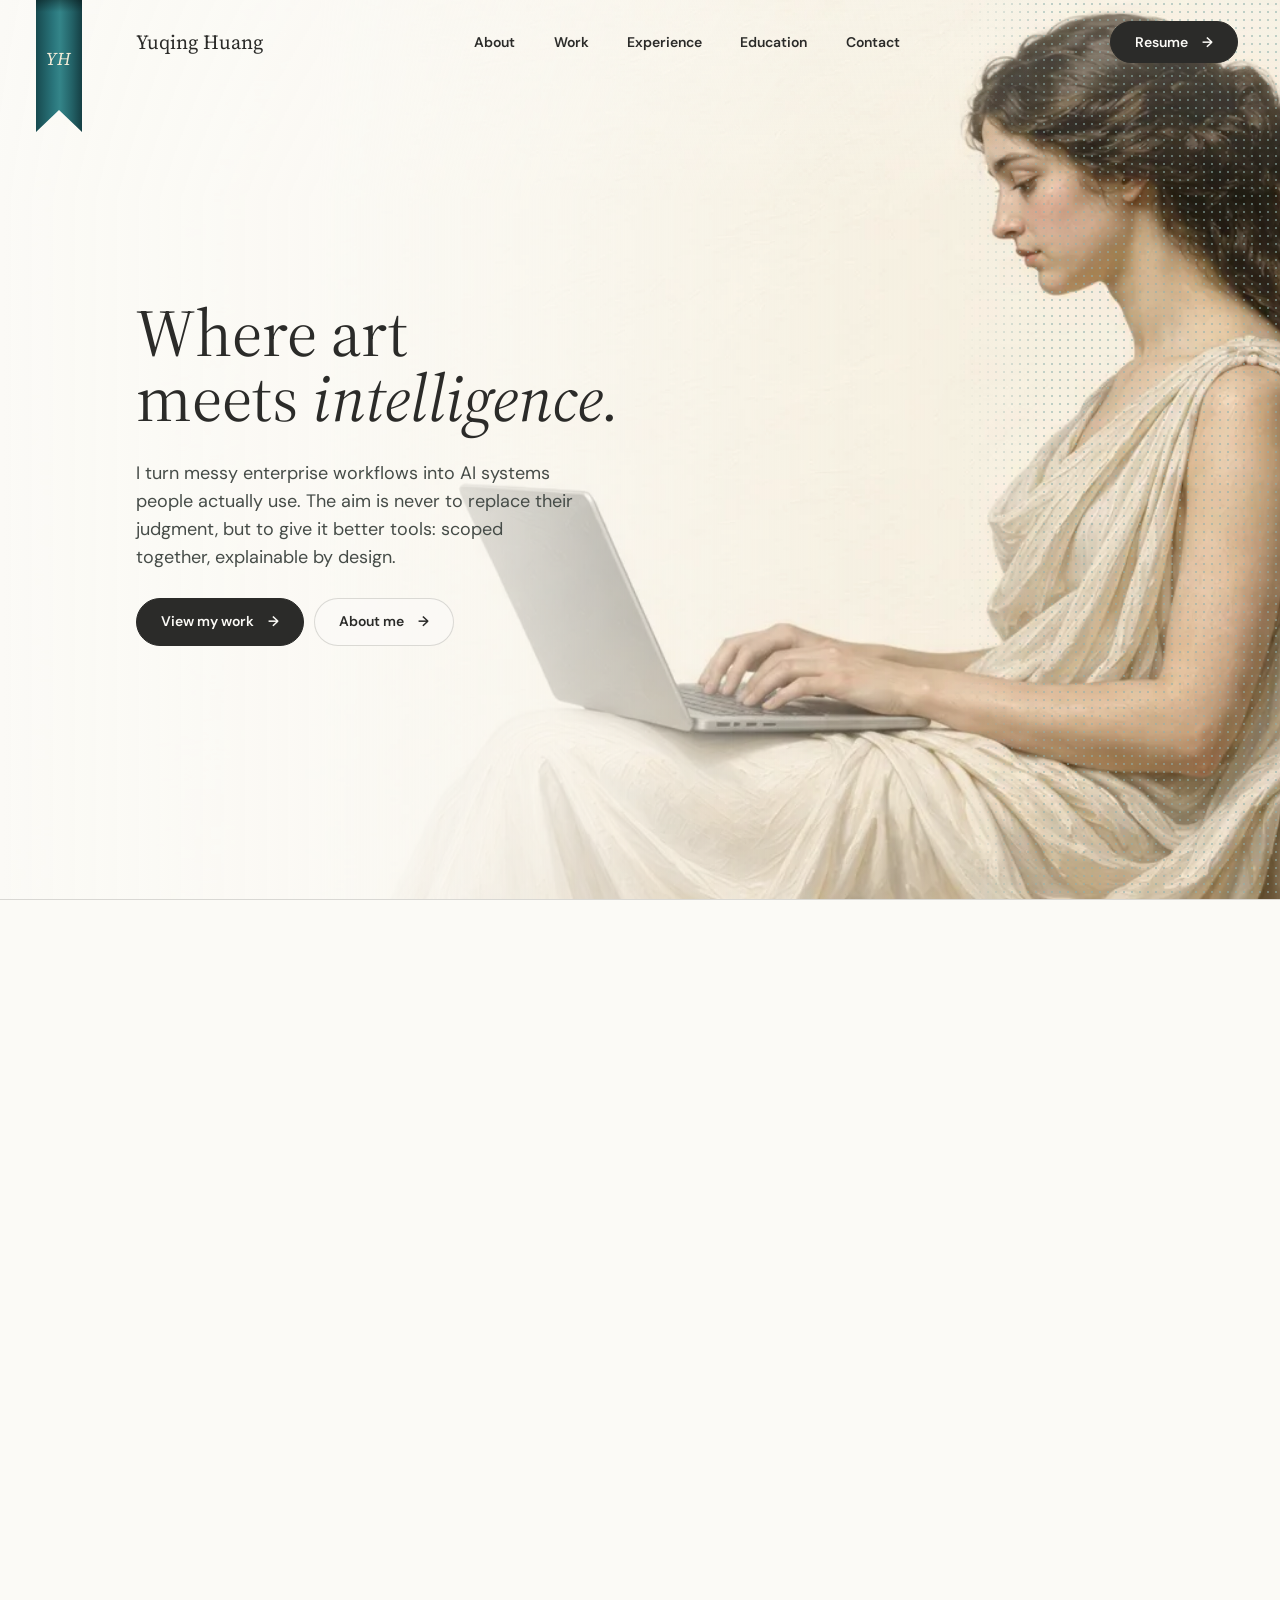
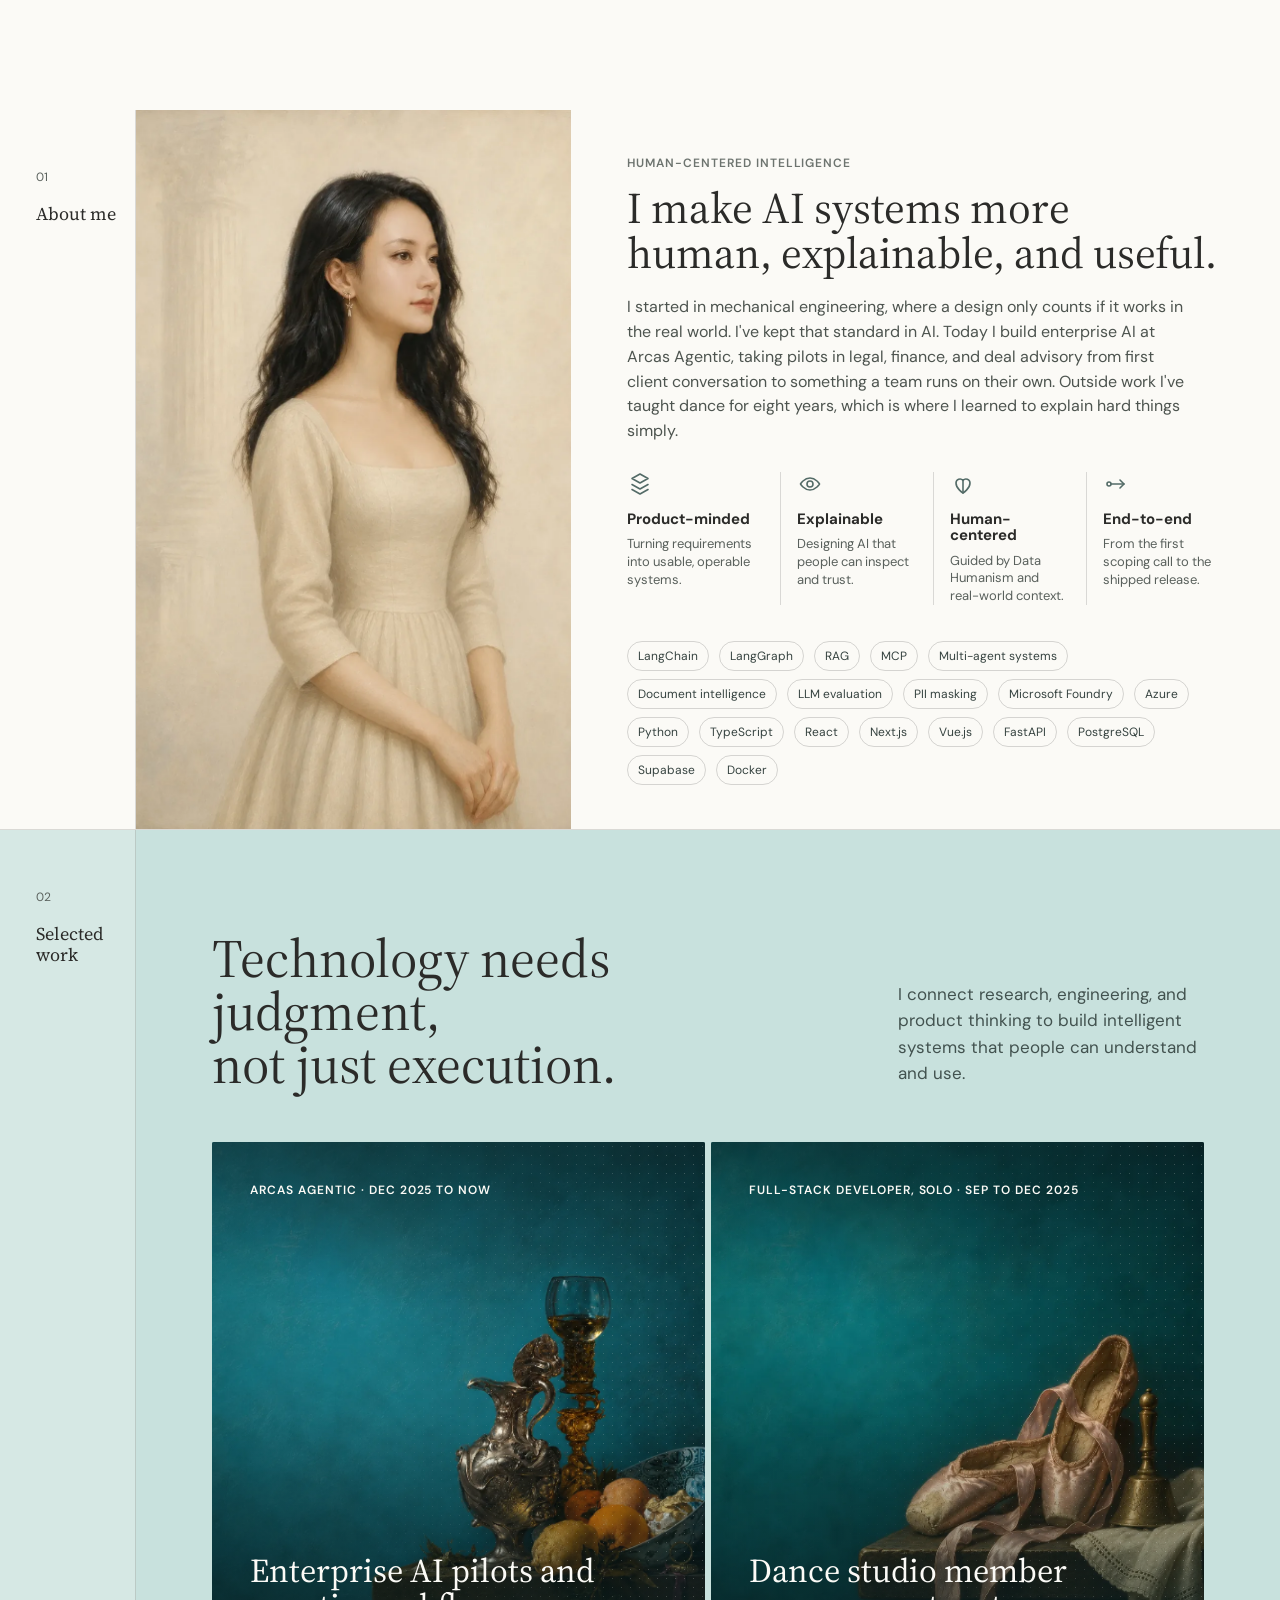
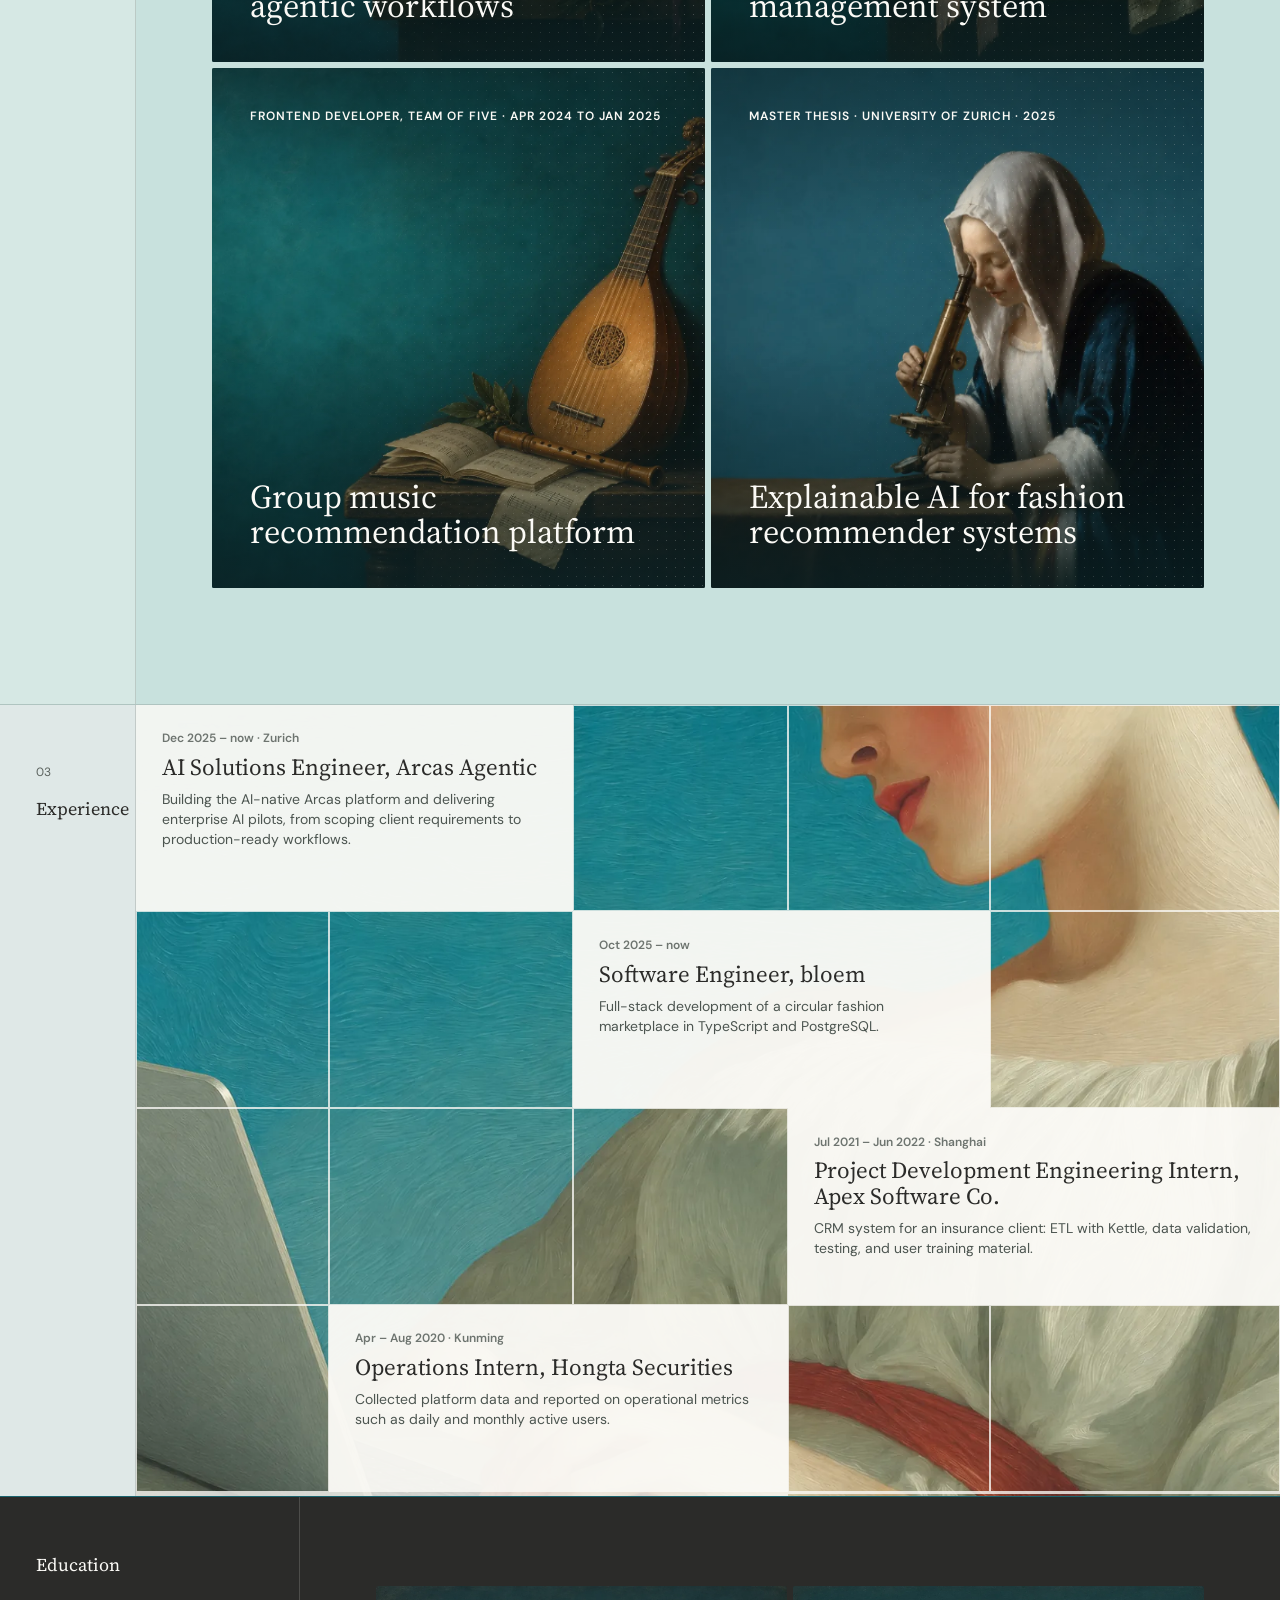
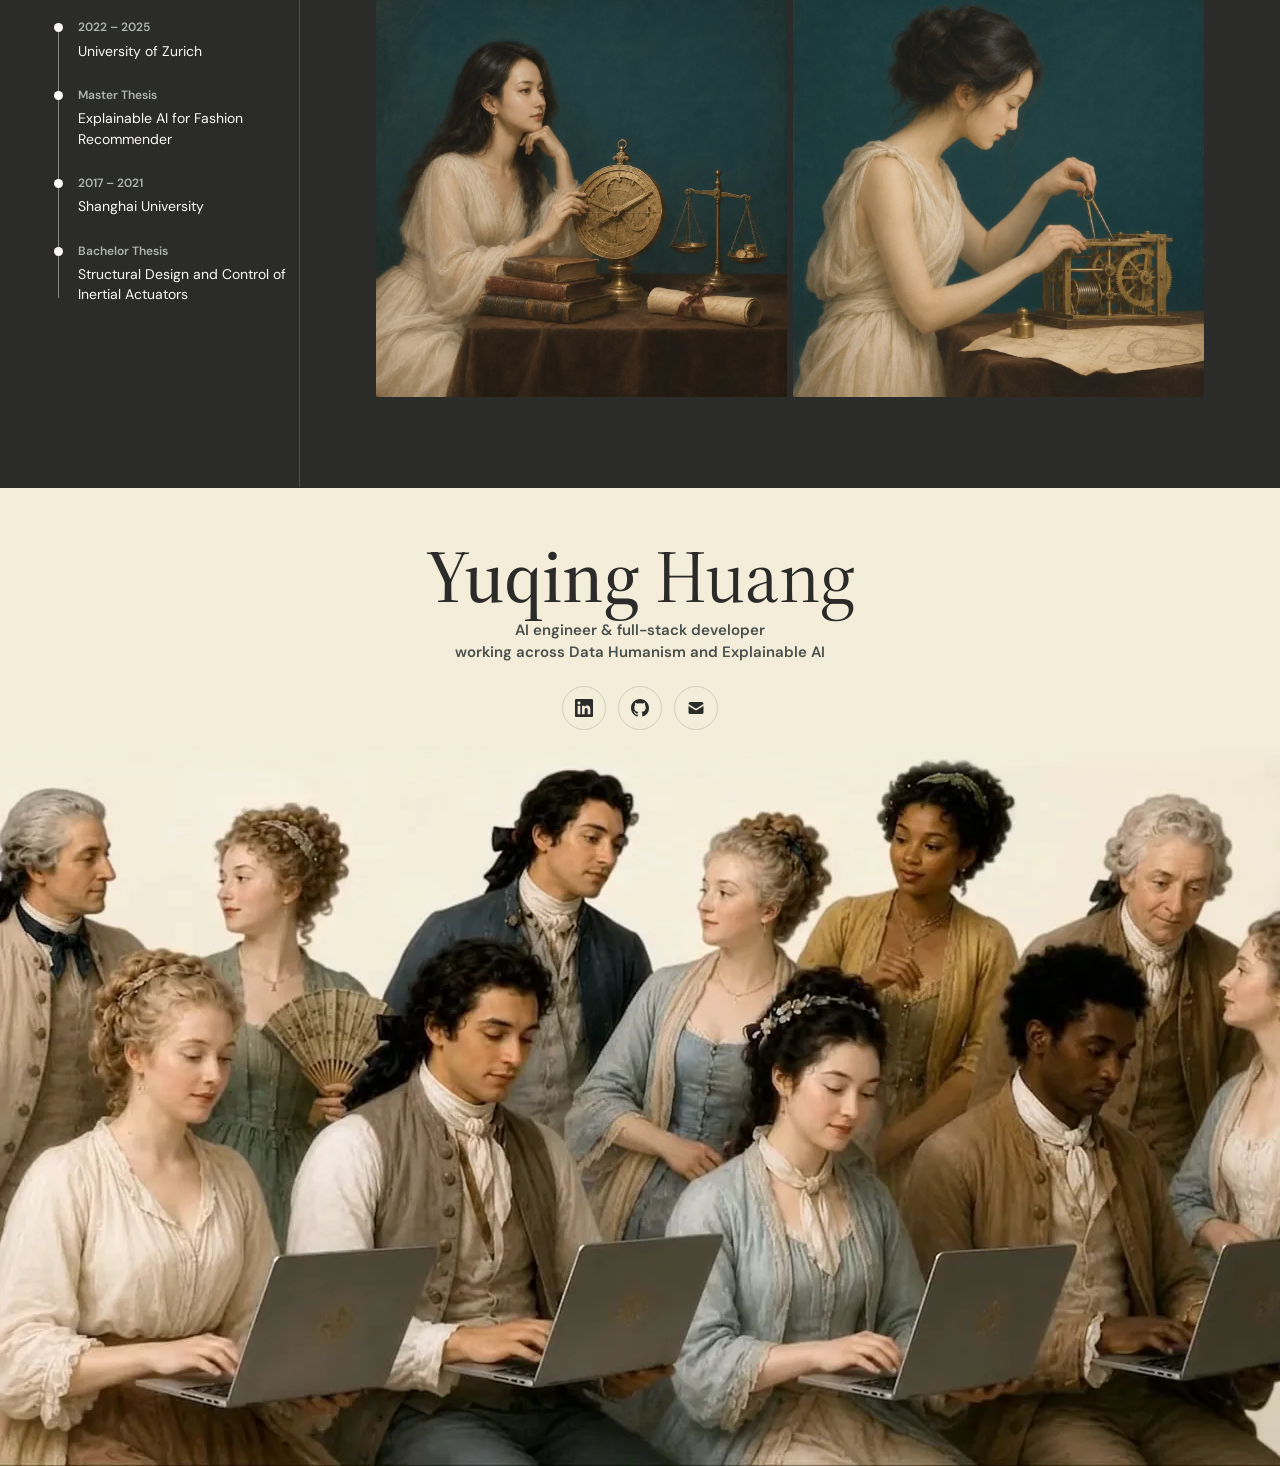
<file: index.html>
<!doctype html>
<html lang="en">
  <head>
    <meta charset="UTF-8" />
    <meta name="viewport" content="width=device-width, initial-scale=1.0" />
    <title>Yuqing Huang</title>
    <meta
      name="description"
      content="Yuqing Huang is an AI solutions engineer and full-stack developer in Zurich, working across Data Humanism and Explainable AI."
    />
    <link rel="preconnect" href="https://fonts.googleapis.com" />
    <link rel="preconnect" href="https://fonts.gstatic.com" crossorigin />
    <link
      href="https://fonts.googleapis.com/css2?family=DM+Sans:wght@400;500;600;700&family=Source+Serif+4:ital,opsz,wght@0,8..60,400;0,8..60,500;1,8..60,400&display=swap"
      rel="stylesheet"
    />
    <link rel="icon" type="image/png" href="./icon.png" />
    <link rel="apple-touch-icon" href="./icon.png" />
    <link rel="preload" as="image" href="./assets/hero-poster.webp" />
    <link rel="stylesheet" href="./styles.css" />
  </head>
  <body>
    <div class="grain" aria-hidden="true"></div>
    <a class="ribbon" href="#" aria-label="Back to top">YH</a>

    <header class="site-header">
      <a class="wordmark" href="#">Yuqing Huang</a>
      <nav id="site-nav" aria-label="Primary navigation">
        <a href="#about">About</a>
        <a href="#work">Work</a>
        <a href="#experience">Experience</a>
        <a href="#education">Education</a>
        <a href="#contact">Contact</a>
      </nav>
      <a class="pill pill-dark" href="./assets/Yuqing_Huang_Resume.pdf" target="_blank" rel="noopener">Resume <span aria-hidden="true">→</span></a>
      <button class="menu-toggle" type="button" aria-label="Menu" aria-expanded="false" aria-controls="site-nav"><span></span></button>
    </header>

    <main>
      <div class="hero-pin">
      <section class="hero page-section page-section--hero section-bleed" aria-labelledby="hero-title">
        <div class="hero-copy">
          <h1 id="hero-title">
            Where art<br />meets <em>intelligence.</em>
          </h1>
          <p>
            I turn messy enterprise workflows into AI systems people actually
            use. The aim is never to replace their judgment, but to give it
            better tools: scoped together, explainable by design.
          </p>
          <div class="button-row">
            <a class="pill pill-dark" href="#work">View my work <span aria-hidden="true">→</span></a>
            <a class="pill pill-light" href="#about">About me <span aria-hidden="true">→</span></a>
          </div>
        </div>
        <div class="hero-art" aria-hidden="true">
          <video
            src="./assets/hero-typing.mp4"
            poster="./assets/hero-poster.webp"
            muted
            loop
            autoplay
            preload="auto"
            playsinline
          ></video>
          <canvas width="1280" height="720"></canvas>
        </div>
        <div class="dot-field hero-dots" aria-hidden="true"></div>
      </section>
      </div>

      <section class="about page-section page-section--tall split-section" id="about" aria-labelledby="about-title">
        <aside class="section-label">
          <span>01</span>
          <strong>About me</strong>
        </aside>
        <div class="about-art reveal">
          <img src="./assets/about-portrait-upload.webp" width="1086" height="1448" loading="lazy" decoding="async" alt="Portrait of Yuqing in a classical style" />
        </div>
        <div class="about-copy reveal">
          <p class="eyebrow">Human-centered intelligence</p>
          <h2 id="about-title">
            I make AI systems more human, explainable, and useful.
          </h2>
          <p>
            I started in mechanical engineering, where a design only counts
            if it works in the real world. I've kept that standard in AI.
            Today I build enterprise AI at Arcas Agentic, taking pilots in
            legal, finance, and deal advisory from first client conversation
            to something a team runs on their own. Outside work I've taught
            dance for eight years, which is where I learned to explain hard
            things simply.
          </p>
          <div class="values">
            <article>
              <span class="value-icon" aria-hidden="true">
                <svg viewBox="0 0 24 24">
                  <path pathLength="1" d="M4 6.5 12 2l8 4.5-8 4.5L4 6.5Z" />
                  <path pathLength="1" d="M4 12.5 12 17l8-4.5" />
                  <path pathLength="1" d="M4 17.5 12 22l8-4.5" />
                </svg>
              </span>
              <h3>Product-minded</h3>
              <p>Turning requirements into usable, operable systems.</p>
            </article>
            <article>
              <span class="value-icon" aria-hidden="true">
                <svg viewBox="0 0 24 24">
                  <path pathLength="1" d="M2.5 12s3.5-6 9.5-6 9.5 6 9.5 6-3.5 6-9.5 6-9.5-6-9.5-6Z" />
                  <path pathLength="1" d="M12 9a3 3 0 1 1 0 6 3 3 0 0 1 0-6Z" />
                </svg>
              </span>
              <h3>Explainable</h3>
              <p>Designing AI that people can inspect and trust.</p>
            </article>
            <article>
              <span class="value-icon" aria-hidden="true">
                <svg viewBox="0 0 24 24">
                  <path pathLength="1" d="M12 21s-7-4.2-7-10a4 4 0 0 1 7-2.6A4 4 0 0 1 19 11c0 5.8-7 10-7 10Z" />
                  <path pathLength="1" d="M12 8.4V21" />
                </svg>
              </span>
              <h3>Human-centered</h3>
              <p>Guided by Data Humanism and real-world context.</p>
            </article>
            <article>
              <span class="value-icon" aria-hidden="true">
                <svg viewBox="0 0 24 24">
                  <path pathLength="1" d="M3 12a2 2 0 1 0 4 0 2 2 0 1 0-4 0Z" />
                  <path pathLength="1" d="M7 12h13" />
                  <path pathLength="1" d="m16 8 4 4-4 4" />
                </svg>
              </span>
              <h3>End-to-end</h3>
              <p>From the first scoping call to the shipped release.</p>
            </article>
          </div>
          <ul class="skills" aria-label="Skills">
            <li>LangChain</li>
            <li>LangGraph</li>
            <li>RAG</li>
            <li>MCP</li>
            <li>Multi-agent systems</li>
            <li>Document intelligence</li>
            <li>LLM evaluation</li>
            <li>PII masking</li>
            <li>Microsoft Foundry</li>
            <li>Azure</li>
            <li>Python</li>
            <li>TypeScript</li>
            <li>React</li>
            <li>Next.js</li>
            <li>Vue.js</li>
            <li>FastAPI</li>
            <li>PostgreSQL</li>
            <li>Supabase</li>
            <li>Docker</li>
          </ul>
        </div>
      </section>

      <section class="services page-section page-section--feature split-section" id="work" aria-labelledby="services-title">
        <aside class="section-label">
          <span>02</span>
          <strong>Selected work</strong>
        </aside>
        <div class="service-content">
          <div class="service-intro reveal">
            <h2 id="services-title">Technology needs judgment,<br />not just execution.</h2>
            <p>
              I connect research, engineering, and product thinking to build
              intelligent systems that people can understand and use.
            </p>
          </div>
          <div class="service-grid">
          <article class="service-card service-image-card reveal" tabindex="0">
            <img src="./assets/service-projects-upload.webp" width="1448" height="1086" loading="lazy" decoding="async" alt="" />
            <div>
              <p class="eyebrow">Arcas Agentic · Dec 2025 to now</p>
              <h3>Enterprise AI pilots and agentic workflows</h3>
              <p>End-to-end AI pilots across legal, finance, and deal advisory: document intelligence pipelines, RAG-based agents, and LLM extraction for contracts, IMs, and valuation materials.</p>
            </div>
          </article>
          <article class="service-card service-image-card reveal" tabindex="0">
            <img src="./assets/service-dance.webp" width="1448" height="1086" loading="lazy" decoding="async" alt="" />
            <div>
              <p class="eyebrow">Full-stack developer, solo · Sep to Dec 2025</p>
              <h3>Dance studio member management system</h3>
              <p>A web app replacing manual studio admin: QR code check-in with real-time capacity tracking, automated subscription deductions, and a self-service member portal. 19 releases shipped on Vercel with Next.js and Supabase.</p>
            </div>
          </article>
          <article class="service-card service-image-card reveal" tabindex="0">
            <img src="./assets/service-music.webp" width="1448" height="1086" loading="lazy" decoding="async" alt="" />
            <div>
              <p class="eyebrow">Frontend developer, team of five · Apr 2024 to Jan 2025</p>
              <h3>Group music recommendation platform</h3>
              <p>A collaborative music player with Spotify integration, group song voting, and explainable real-time recommendations. Processed 1M+ song audio features, trained a LightFM model, and built the Vue interface from Figma designs.</p>
            </div>
          </article>
          <article class="service-card service-image-card reveal" tabindex="0">
            <img src="./assets/service-consulting-upload.webp" width="1448" height="1086" loading="lazy" decoding="async" alt="" />
            <div>
              <p class="eyebrow">Master thesis · University of Zurich · 2025</p>
              <h3>Explainable AI for fashion recommender systems</h3>
              <p>A fashion recommender that explains itself, integrating graph neural networks, interactive visualization, and Data Humanism philosophy.</p>
            </div>
          </article>
          </div>
        </div>
      </section>

      <section class="process page-section page-section--feature" id="experience" aria-label="Experience">
        <aside class="section-label process-label">
          <span>03</span>
          <strong>Experience</strong>
        </aside>
        <div class="process-grid">
          <span class="grid-cell" aria-hidden="true"></span>
          <span class="grid-cell" aria-hidden="true"></span>
          <span class="grid-cell" aria-hidden="true"></span>
          <span class="grid-cell" aria-hidden="true"></span>
          <span class="grid-cell" aria-hidden="true"></span>
          <span class="grid-cell" aria-hidden="true"></span>
          <span class="grid-cell" aria-hidden="true"></span>
          <span class="grid-cell" aria-hidden="true"></span>
          <span class="grid-cell" aria-hidden="true"></span>
          <span class="grid-cell" aria-hidden="true"></span>
          <span class="grid-cell" aria-hidden="true"></span>
          <span class="grid-cell" aria-hidden="true"></span>
          <span class="grid-cell" aria-hidden="true"></span>
          <span class="grid-cell" aria-hidden="true"></span>
          <span class="grid-cell" aria-hidden="true"></span>
          <span class="grid-cell" aria-hidden="true"></span>
          <span class="grid-cell" aria-hidden="true"></span>
          <span class="grid-cell" aria-hidden="true"></span>
          <span class="grid-cell" aria-hidden="true"></span>
          <span class="grid-cell" aria-hidden="true"></span>
          <article class="tile tile-a reveal" tabindex="0">
            <p class="meta">Dec 2025 – now · Zurich</p>
            <h2>AI Solutions Engineer, Arcas Agentic</h2>
            <p>Building the AI-native Arcas platform and delivering enterprise AI pilots, from scoping client requirements to production-ready workflows.</p>
          </article>
          <article class="tile tile-b reveal" tabindex="0">
            <p class="meta">Oct 2025 – now</p>
            <h2>Software Engineer, bloem</h2>
            <p>Full-stack development of a circular fashion marketplace in TypeScript and PostgreSQL.</p>
          </article>
          <article class="tile tile-c reveal" tabindex="0">
            <p class="meta">Jul 2021 – Jun 2022 · Shanghai</p>
            <h2>Project Development Engineering Intern, Apex Software Co.</h2>
            <p>CRM system for an insurance client: ETL with Kettle, data validation, testing, and user training material.</p>
          </article>
          <article class="tile tile-d reveal" tabindex="0">
            <p class="meta">Apr – Aug 2020 · Kunming</p>
            <h2>Operations Intern, Hongta Securities</h2>
            <p>Collected platform data and reported on operational metrics such as daily and monthly active users.</p>
          </article>
        </div>
      </section>

      <section class="selected education page-section page-section--tall split-section" id="education" aria-labelledby="work-title">
        <aside class="section-label">
          <strong id="work-title">Education</strong>
          <ol class="timeline reveal">
            <li><b>2022 – 2025</b>University of Zurich</li>
            <li><b>Master Thesis</b>Explainable AI for Fashion Recommender</li>
            <li><b>2017 – 2021</b>Shanghai University</li>
            <li><b>Bachelor Thesis</b>Structural Design and Control of Inertial Actuators</li>
          </ol>
        </aside>
        <div class="work-grid">
          <article class="work-card reveal" tabindex="0">
            <img src="./assets/education-master.webp" width="1254" height="1254" loading="lazy" decoding="async" alt="Yuqing beside a brass astrolabe, books and a balance scale" />
            <div>
              <p class="meta">University of Zurich</p>
              <h2>Master of Science<br /><em>in Computer Science</em></h2>
              <p>Major in Data Science · Minor in Banking and Finance</p>
              <p class="meta">2022 – 2025</p>
            </div>
          </article>
          <article class="work-card reveal" tabindex="0">
            <img src="./assets/education-bachelor.webp" width="1254" height="1254" loading="lazy" decoding="async" alt="Yuqing adjusting a brass clockwork mechanism with dividers" />
            <div>
              <p class="meta">Shanghai University</p>
              <h2>Bachelor of Engineering<br /><em>in Mechanical Engineering</em></h2>
              <p>Mechanical systems · Structural design · Control</p>
              <p class="meta">2017 – 2021</p>
            </div>
          </article>
        </div>
      </section>

    </main>

    <footer class="footer" id="contact">
      <div class="footer-center">
        <h2><span>Yuqing</span> Huang</h2>
        <p>AI engineer & full-stack developer<br />working across Data Humanism and Explainable AI</p>
        <div class="footer-socials" aria-label="Social links">
          <a href="https://www.linkedin.com/in/yuqing-huang-8309a61a2" target="_blank" rel="noopener" aria-label="LinkedIn"><svg viewBox="0 0 24 24" aria-hidden="true"><path d="M20.447 20.452h-3.554v-5.569c0-1.328-.027-3.037-1.852-3.037-1.853 0-2.136 1.445-2.136 2.939v5.667H9.351V9h3.414v1.561h.046c.477-.9 1.637-1.85 3.37-1.85 3.601 0 4.267 2.37 4.267 5.455v6.286zM5.337 7.433c-1.144 0-2.063-.926-2.063-2.065 0-1.138.92-2.063 2.063-2.063 1.14 0 2.064.925 2.064 2.063 0 1.139-.925 2.065-2.064 2.065zm1.782 13.019H3.555V9h3.564v11.452zM22.225 0H1.771C.792 0 0 .774 0 1.729v20.542C0 23.227.792 24 1.771 24h20.451C23.2 24 24 23.227 24 22.271V1.729C24 .774 23.2 0 22.222 0h.003z"/></svg></a>
          <a href="https://github.com/DarleneQing" target="_blank" rel="noopener" aria-label="GitHub"><svg viewBox="0 0 24 24" aria-hidden="true"><path d="M12 0C5.37 0 0 5.37 0 12c0 5.31 3.435 9.795 8.205 11.385.6.105.825-.255.825-.57 0-.285-.015-1.23-.015-2.235-3.015.555-3.795-.735-4.035-1.41-.135-.345-.72-1.41-1.23-1.695-.42-.225-1.02-.78-.015-.795.945-.015 1.62.87 1.845 1.23 1.08 1.815 2.805 1.305 3.495.99.105-.78.42-1.305.765-1.605-2.67-.3-5.46-1.335-5.46-5.925 0-1.305.465-2.385 1.23-3.225-.12-.3-.54-1.53.12-3.18 0 0 1.005-.315 3.3 1.23.96-.27 1.98-.405 3-.405s2.04.135 3 .405c2.295-1.56 3.3-1.23 3.3-1.23.66 1.65.24 2.88.12 3.18.765.84 1.23 1.905 1.23 3.225 0 4.605-2.805 5.625-5.475 5.925.435.375.81 1.095.81 2.22 0 1.605-.015 2.895-.015 3.3 0 .315.225.69.825.57A12.02 12.02 0 0024 12c0-6.63-5.37-12-12-12z"/></svg></a>
          <a href="mailto:yuqing.h99@icloud.com" aria-label="Email"><svg viewBox="0 0 24 24" aria-hidden="true"><path d="M2 6.5A2.5 2.5 0 0 1 4.5 4h15A2.5 2.5 0 0 1 22 6.500v.3l-10 6.2L2 6.800zM2 9.200v8.300A2.5 2.5 0 0 0 4.5 20h15a2.5 2.5 0 0 0 2.5-2.5V9.200l-10 6.100z"/></svg></a>
        </div>
      </div>
      <video class="footer-people" src="./assets/footer-loop.mp4" poster="./assets/footer-poster.webp" width="1280" height="720" muted loop playsinline preload="none" aria-label="A group of people in 18th-century dress working on laptops"></video>
    </footer>

    <script src="./script.js"></script>
  </body>
</html>
</file>
<file: styles.css>
:root {
  --paper: #fbfaf6;
  --paper-warm: #f1eee5;
  --paper-soft: #f7f4ec;
  --ink: #2b2b29;
  --muted: #5b625e;
  --seafoam: #c8e1dd;
  --seafoam-deep: #a7c7c4;
  --teal: #176f7d;
  --line: rgba(43, 43, 41, 0.16);
  --line-light: rgba(251, 250, 246, 0.78);
  --rail: 136px;
  --gutter: clamp(32px, 6vw, 76px);
  --ease-out: cubic-bezier(0.16, 1, 0.3, 1);
  --display: "Source Serif 4", Georgia, "Times New Roman", serif;
  --sans: "DM Sans", "Helvetica Neue", Arial, sans-serif;
}

* {
  box-sizing: border-box;
}

html {
  scroll-behavior: smooth;
}

body {
  margin: 0;
  overflow-x: hidden;
  background: var(--paper);
  color: var(--ink);
  font-family: var(--sans);
  font-size: 16px;
  line-height: 1.5;
}

img,
video {
  display: block;
  max-width: 100%;
}

button,
a {
  color: inherit;
}

a {
  text-decoration: none;
}

.grain {
  position: fixed;
  inset: 0;
  z-index: 60;
  pointer-events: none;
  opacity: 0.1;
  background-image: radial-gradient(rgba(43, 43, 41, 0.24) 0.45px, transparent 0.55px);
  background-size: 4px 4px;
  mix-blend-mode: multiply;
}

/* Silk ribbon: a vertical sheen for the fabric, a short shadow at the top where it
   folds over the page edge, and a swallowtail end. */
.ribbon {
  position: fixed;
  /* Starts above the viewport so the hover drop never shows a gap. */
  top: -6px;
  left: 36px;
  z-index: 50;
  width: 46px;
  height: 138px;
  display: grid;
  place-items: start center;
  padding-top: 56px;
  color: #f4ecd8;
  font-family: var(--display);
  font-size: 18px;
  font-style: italic;
  letter-spacing: 0.04em;
  line-height: 1;
  background:
    linear-gradient(180deg, rgba(0, 0, 0, 0.36) 6px, transparent 18px),
    linear-gradient(90deg, #174a4f 0%, #2a767c 38%, #348589 52%, #236267 78%, #153f44 100%);
  clip-path: polygon(0 0, 100% 0, 100% 100%, 50% 84%, 0 100%);
  transition: transform 320ms var(--ease-out);
}

.ribbon:hover,
.ribbon:focus-visible {
  transform: translateY(4px);
}

.ribbon.is-hidden {
  transform: translateY(-100%);
}

.site-header {
  position: fixed;
  inset: 0 0 auto;
  z-index: 40;
  min-height: 84px;
  display: grid;
  grid-template-columns: minmax(220px, 1fr) auto minmax(170px, 1fr);
  align-items: center;
  gap: 36px;
  padding: 0 42px 0 var(--rail);
  transition:
    min-height 300ms var(--ease-out),
    background-color 300ms ease,
    border-color 300ms ease;
}

.site-header.is-scrolled {
  min-height: 64px;
  border-bottom: 1px solid var(--line);
  background: color-mix(in srgb, var(--paper) 90%, transparent);
  backdrop-filter: blur(14px);
}

.wordmark,
.section-label strong,
.footer h2 {
  font-family: var(--display);
}

.wordmark {
  font-size: 20px;
  line-height: 1;
}

.site-header nav {
  display: flex;
  align-items: center;
  justify-content: center;
  gap: clamp(24px, 3vw, 44px);
  font-size: 14px;
  font-weight: 600;
}

.site-header nav a {
  position: relative;
  white-space: nowrap;
}

.site-header nav a::after {
  content: "";
  position: absolute;
  right: 0;
  bottom: -5px;
  left: 0;
  height: 1px;
  background: currentColor;
  transform: scaleX(0);
  transform-origin: right;
  transition: transform 280ms var(--ease-out);
}

.site-header nav a:hover::after,
.site-header nav a:focus-visible::after {
  transform: scaleX(1);
  transform-origin: left;
}

.pill {
  min-height: 48px;
  display: inline-flex;
  align-items: center;
  justify-content: center;
  gap: 14px;
  padding: 0 24px;
  border: 1px solid var(--line);
  border-radius: 999px;
  font-size: 14px;
  font-weight: 600;
  white-space: nowrap;
  transition:
    transform 280ms var(--ease-out),
    background-color 220ms ease,
    color 220ms ease;
}

.pill span {
  transition: transform 280ms var(--ease-out);
}

.pill:hover,
.pill:focus-visible {
  transform: translateY(-2px);
}

.pill:hover span,
.pill:focus-visible span {
  transform: translateX(3px);
}

.pill-dark {
  border-color: var(--ink);
  background: var(--ink);
  color: var(--paper);
}

.pill-light {
  background: color-mix(in srgb, var(--paper) 86%, transparent);
}

.page-section {
  position: relative;
  border-bottom: 1px solid var(--line);
}

section[id],
[id="contact"] {
  scroll-margin-top: 64px;
}

.section-bleed {
  overflow: hidden;
}

/* The pin is one hero plus the scroll distance that drives the laptop closing. */
.hero-pin {
  height: 190svh;
}

.hero {
  position: sticky;
  top: 0;
  height: 100svh;
  display: flex;
  align-items: center;
  padding: 116px var(--rail) 70px;
  isolation: isolate;
}

.hero::before {
  content: "";
  position: absolute;
  inset: 0;
  z-index: 2;
  background:
    linear-gradient(90deg, rgba(251, 250, 246, 0.98) 0%, rgba(251, 250, 246, 0.92) 25%, rgba(251, 250, 246, 0.66) 42%, rgba(251, 250, 246, 0.2) 64%, transparent 82%),
    linear-gradient(180deg, rgba(251, 250, 246, 0.24), transparent 22%);
  pointer-events: none;
}

.hero-copy {
  position: relative;
  z-index: 4;
  width: min(600px, 46vw);
}

.hero h1 {
  margin: 0;
  max-width: 620px;
  font-family: var(--display);
  font-size: clamp(54px, 5.2vw, 74px);
  font-weight: 400;
  line-height: 0.98;
  letter-spacing: 0;
  text-wrap: balance;
}

.hero h1 em {
  font-style: italic;
  font-weight: 400;
}

.hero-copy > p {
  max-width: 440px;
  margin: 30px 0 26px;
  color: #464c48;
  font-size: 18px;
  line-height: 1.55;
}

.button-row {
  display: flex;
  flex-wrap: wrap;
  gap: 10px;
}

.hero-art {
  position: absolute;
  inset: 0;
  z-index: 1;
  overflow: hidden;
}

.hero-art video,
.hero-art canvas {
  position: absolute;
  inset: 0;
  width: 100%;
  height: 100%;
  object-fit: cover;
  object-position: center center;
}

.hero-art canvas {
  opacity: 0;
  transition: opacity 160ms linear;
}

.hero-art canvas.is-active {
  opacity: 1;
}

.dot-field {
  position: absolute;
  pointer-events: none;
  background-image: radial-gradient(#8fb1ad 0.9px, transparent 1.15px);
  background-size: 8px 8px;
  opacity: 0.55;
}

.hero-dots {
  inset: 0 0 0 auto;
  z-index: 3;
  width: min(360px, 25vw);
  mask-image: linear-gradient(90deg, transparent, #000 28%);
}

.split-section {
  display: grid;
  grid-template-columns: var(--rail) minmax(0, 1fr);
}

.section-label {
  position: relative;
  z-index: 3;
  padding: 58px 12px 42px 36px;
  border-right: 1px solid var(--line);
}

.section-label > span {
  display: block;
  margin-bottom: 18px;
  color: var(--muted);
  font-size: 12px;
}

.section-label strong {
  display: block;
  font-size: 18px;
  font-weight: 400;
  line-height: 1.15;
}

.about {
  /* A narrower portrait leaves the text wide enough for four values in a row, which keeps the section short. */
  grid-template-columns: var(--rail) minmax(340px, min(34vw, 620px)) minmax(0, 1fr);
  min-height: clamp(600px, 80svh, 720px);
  background: var(--paper);
}

.about-art {
  position: relative;
  min-height: 0;
  overflow: hidden;
}

.about-art img {
  /* Out of flow, so the tall portrait cannot stretch the section: the text sets the height. */
  position: absolute;
  inset: 0;
  width: 100%;
  height: 100%;
  object-fit: cover;
  object-position: center 18%;
  transition: transform 900ms var(--ease-out);
}

.about:hover .about-art img {
  transform: scale(1.018);
}

.about-copy {
  align-self: center;
  padding: clamp(28px, 3vw, 48px) clamp(36px, 4.4vw, 68px);
}

.eyebrow {
  margin: 0 0 14px;
  color: #6d746f;
  font-size: 12px;
  font-weight: 600;
  letter-spacing: 0.08em;
  text-transform: uppercase;
}

.about-copy h2,
.process h2,
.service-intro h2,
.service-card h3,
.work-card h2 {
  margin: 0;
  font-family: var(--display);
  font-weight: 400;
  letter-spacing: 0;
}

.about-copy h2 {
  max-width: 14em;
  font-size: clamp(34px, 3.4vw, 52px);
  line-height: 1.02;
  text-wrap: balance;
}

.about-copy > p:not(.eyebrow) {
  max-width: 560px;
  margin: 20px 0 28px;
  color: #4d544f;
  font-size: 16px;
  line-height: 1.55;
}

.values {
  display: grid;
  grid-template-columns: repeat(4, minmax(0, 1fr));
  gap: 20px 16px;
  margin-bottom: 28px;
}

.values article {
  min-width: 0;
}

/* Divider sits on the left of every card that is not first in its row. */
.values article + article {
  padding-left: 16px;
  border-left: 1px solid var(--line);
}

.value-icon {
  width: 25px;
  height: 25px;
  display: grid;
  place-items: center;
  margin-bottom: 14px;
  color: #536b67;
}

.value-icon svg {
  width: 24px;
  height: 24px;
  fill: none;
  stroke: currentColor;
  stroke-width: 1.6;
  stroke-linecap: round;
  stroke-linejoin: round;
}

.values h3 {
  margin: 0 0 8px;
  font-size: 15px;
  font-weight: 700;
  line-height: 1.1;
}

.values p {
  margin: 0;
  color: #59605c;
  font-size: 13px;
  line-height: 1.35;
}

.about-copy {
  container-type: inline-size;
}

/* Sized by the column, not the window: 4 tiles need about 130px each to fit their longest word. */
@container (max-width: 520px) {
  .values {
    grid-template-columns: repeat(2, minmax(0, 1fr));
  }

  .values article:nth-child(odd) {
    padding-left: 0;
    border-left: 0;
  }
}

/* About entrance. The portrait is unveiled like a cloth drawn off a painting; the text builds in reading order; the value icons draw themselves.
   Delays come from --d, set per element in script.js. */
/* The portrait is simply there: no entrance. */
.about-art.reveal {
  opacity: 1;
  transform: none;
}

.about-copy.reveal {
  opacity: 1;
  transform: none;
}

.about-copy > .eyebrow,
.about-copy h2 .word,
.about-copy > p:not(.eyebrow),
.values article,
.skills li {
  opacity: 0;
  transform: translateY(14px);
  transition:
    opacity 620ms ease var(--d, 0ms),
    transform 620ms var(--ease-out) var(--d, 0ms);
}

.about-copy h2 .word {
  display: inline-block;
}

.about-copy.is-visible > .eyebrow,
.about-copy.is-visible h2 .word,
.about-copy.is-visible > p:not(.eyebrow),
.about-copy.is-visible .values article,
.about-copy.is-visible .skills li {
  opacity: 1;
  transform: none;
}

.value-icon path {
  stroke-dasharray: 1;
  stroke-dashoffset: 1;
  transition: stroke-dashoffset 900ms var(--ease-out) calc(var(--d, 0ms) + 200ms);
}

.about-copy.is-visible .value-icon path {
  stroke-dashoffset: 0;
}

.values article:hover .value-icon path {
  animation: icon-draw 800ms var(--ease-out);
}

@keyframes icon-draw {
  from {
    stroke-dashoffset: 1;
  }
}

.services {
  background: var(--seafoam);
}

.services > .section-label {
  background: color-mix(in srgb, var(--seafoam) 72%, var(--paper));
}

.service-content {
  padding: clamp(70px, 8vw, 112px) var(--gutter) clamp(80px, 9vw, 124px);
}

.service-intro {
  display: grid;
  grid-template-columns: minmax(0, 1fr) minmax(260px, 0.48fr);
  align-items: end;
  gap: 50px;
  max-width: 1040px;
  margin: 0 auto 52px;
}

.service-intro h2 {
  font-size: clamp(40px, 4.2vw, 58px);
  line-height: 0.98;
}

.service-intro p {
  max-width: 360px;
  margin: 0 0 4px;
  color: #42524f;
  font-size: 17px;
  line-height: 1.55;
}

.service-grid {
  max-width: 1040px;
  display: grid;
  grid-template-columns: repeat(2, minmax(0, 1fr));
  gap: 6px;
  margin: 0 auto;
}

/* Work cards: the face shows a label and a title; hover, focus or tap swaps the
   painting for a flat panel and reveals the description. */
.service-card {
  position: relative;
  min-height: clamp(390px, 42vw, 520px);
  display: flex;
  overflow: hidden;
  padding: clamp(28px, 3vw, 40px);
  border-radius: 2px;
  color: var(--paper);
  background: #3f7578;
  isolation: isolate;
  cursor: default;
  transition:
    background-color 420ms ease,
    color 420ms ease;
}

.service-card > div {
  flex: 1;
  display: flex;
  flex-direction: column;
}

.service-card img,
.service-card::before,
.service-card::after {
  position: absolute;
  inset: 0;
  transition: opacity 420ms ease;
}

.service-card img {
  z-index: -3;
  width: 100%;
  height: 100%;
  object-fit: cover;
  /* The paintings keep their subject on the right; a centred crop would cut it off. */
  object-position: 82% center;
}

/* Keeps the label and title readable on top of a painting. */
.service-image-card::before {
  content: "";
  z-index: -2;
  background: linear-gradient(180deg, rgba(9, 34, 38, 0.5), transparent 32%, transparent 52%, rgba(9, 34, 38, 0.72));
}

.service-card::after {
  content: "";
  z-index: -1;
  opacity: 0.22;
  background-image: radial-gradient(currentColor 0.7px, transparent 0.85px);
  background-size: 9px 9px;
  mask-image: linear-gradient(90deg, transparent 24%, #000);
}

.service-card .eyebrow {
  margin-bottom: auto;
  padding-bottom: 24px;
  color: inherit;
  font-size: 12px;
}

.service-card h3 {
  margin: 0;
  font-size: clamp(27px, 2.6vw, 38px);
  line-height: 1.05;
}

.service-card p:not(.eyebrow) {
  max-width: 400px;
  max-height: 0;
  margin: 0;
  overflow: hidden;
  opacity: 0;
  font-size: 15px;
  line-height: 1.48;
  transition:
    max-height 420ms var(--ease-out),
    opacity 300ms ease,
    margin-top 420ms var(--ease-out);
}

.service-card:hover,
.service-card:focus,
.service-card:focus-within {
  color: var(--ink);
  background: var(--seafoam-deep);
}

.service-card:hover img,
.service-card:focus img,
.service-card:hover::before,
.service-card:focus::before {
  opacity: 0;
}

.service-card:hover p:not(.eyebrow),
.service-card:focus p:not(.eyebrow) {
  max-height: 12em;
  margin-top: 14px;
  opacity: 1;
}

.process {
  display: grid;
  min-height: clamp(660px, 88svh, 800px);
  overflow: hidden;
  background: var(--teal);
}

.process::before {
  content: "";
  position: absolute;
  inset: 0 0 0 var(--rail);
  background: url("./assets/process-bg-upload.webp") center / cover no-repeat;
  pointer-events: none;
}

.process-label {
  position: absolute;
  inset: 0 auto 0 0;
  z-index: 4;
  width: var(--rail);
  background: color-mix(in srgb, var(--paper) 88%, transparent);
}

.process-grid {
  position: relative;
  z-index: 2;
  display: grid;
  grid-template-columns: 0.92fr 1.16fr 1.02fr 0.96fr 1.38fr;
  grid-template-rows: 1.05fr 1fr 1fr 0.95fr;
  margin-left: var(--rail);
  overflow: hidden;
  transition:
    grid-template-columns 540ms var(--ease-out),
    grid-template-rows 540ms var(--ease-out);
}

.grid-cell {
  min-width: 0;
  min-height: 0;
  border: 1px solid var(--line-light);
  pointer-events: none;
}

.tile {
  position: relative;
  z-index: 3;
  min-width: 0;
  padding: clamp(18px, 2vw, 28px);
  border: 0;
  outline: 0;
  background: color-mix(in srgb, var(--paper) 96%, transparent);
  transition:
    background-color 320ms ease,
    box-shadow 420ms var(--ease-out),
    transform 420ms var(--ease-out);
}

.tile:hover,
.tile:focus-visible {
  z-index: 5;
  background: var(--paper);
  box-shadow: 0 20px 52px rgba(25, 38, 37, 0.16);
  transform: translateY(-2px);
}

.tile h2 {
  margin-bottom: 10px;
  font-size: clamp(20px, 1.8vw, 24px);
  line-height: 1.1;
}

.tile p {
  margin: 0;
  color: #4c5550;
  font-size: 14px;
  line-height: 1.4;
}

.tile .meta {
  margin-bottom: 8px;
  color: #6d746f;
  font-size: 12px;
  font-weight: 600;
}

.tile-a { grid-column: 1 / 3; grid-row: 1; }
.tile-b { grid-column: 3 / 5; grid-row: 2; }
.tile-c { grid-column: 4 / 6; grid-row: 3; }
.tile-d { grid-column: 2 / 4; grid-row: 4; }

.process-grid:has(.tile-a:hover),
.process-grid:has(.tile-a:focus-visible) {
  grid-template-columns: 1.08fr 1.38fr 0.9fr 0.84fr 1.24fr;
  grid-template-rows: 1.42fr 0.74fr 1fr 0.84fr;
}

.process-grid:has(.tile-b:hover),
.process-grid:has(.tile-b:focus-visible) {
  grid-template-columns: 0.84fr 1.04fr 1.42fr 0.86fr 1.28fr;
  grid-template-rows: 1.08fr 1.22fr 1fr 0.82fr;
}

.process-grid:has(.tile-c:hover),
.process-grid:has(.tile-c:focus-visible) {
  grid-template-columns: 0.86fr 1.08fr 0.94fr 0.88fr 1.72fr;
  grid-template-rows: 1.08fr 0.76fr 1.42fr 0.82fr;
}

.process-grid:has(.tile-d:hover),
.process-grid:has(.tile-d:focus-visible) {
  grid-template-columns: 0.86fr 1.06fr 0.92fr 1.42fr 1.18fr;
  grid-template-rows: 1.04fr 0.76fr 0.96fr 1.28fr;
}

.selected {
  grid-template-columns: 300px minmax(0, 1fr);
  background: var(--ink);
  color: var(--paper);
}

.selected .section-label {
  padding-top: 58px;
  border-color: rgba(251, 250, 246, 0.16);
}

.selected .section-label > span,
.selected .timeline b {
  color: #aeb5b0;
}

.timeline {
  position: relative;
  display: grid;
  gap: 26px;
  margin: 44px 0 0 42px;
  padding: 0;
  list-style: none;
  font-size: 14px;
  line-height: 1.45;
}

.timeline::before {
  content: "";
  position: absolute;
  top: 7px;
  bottom: 7px;
  left: -20px;
  width: 1px;
  background: rgba(251, 250, 246, 0.45);
}

.timeline li {
  position: relative;
  max-width: 220px;
}

.timeline li::before {
  content: "";
  position: absolute;
  top: 4px;
  left: -24px;
  width: 9px;
  height: 9px;
  border-radius: 50%;
  background: var(--paper);
}

/* The timeline draws itself: the line grows downward and each entry follows it in. */
.timeline.reveal {
  opacity: 1;
  transform: none;
}

.timeline.reveal::before {
  transform: scaleY(0);
  transform-origin: top;
  transition: transform 1400ms var(--ease-out);
}

.timeline.reveal.is-visible::before {
  transform: scaleY(1);
}

.timeline.reveal li {
  opacity: 0;
  transform: translateY(10px);
  transition:
    opacity 600ms ease,
    transform 600ms var(--ease-out);
}

.timeline.reveal.is-visible li {
  opacity: 1;
  transform: none;
}

.timeline.reveal li:nth-child(2) { transition-delay: 280ms; }
.timeline.reveal li:nth-child(3) { transition-delay: 560ms; }
.timeline.reveal li:nth-child(4) { transition-delay: 840ms; }

.timeline b {
  display: block;
  margin-bottom: 4px;
  color: #747b76;
  font-size: 12px;
  font-weight: 600;
}

.work-grid {
  display: grid;
  grid-template-columns: repeat(2, minmax(0, 1fr));
  gap: 6px;
  align-content: start;
  padding: clamp(56px, 7vw, 96px) var(--gutter);
}

.work-card {
  position: relative;
  min-width: 0;
  /* Image and drawer share one grid cell, so the card grows if the drawer text
     needs more than a square instead of the text spilling out of the top. */
  display: grid;
  overflow: hidden;
  border-radius: 2px;
  background: var(--seafoam-deep);
  cursor: pointer;
  outline: 0;
  perspective: 1200px;
}

.work-card > * {
  grid-area: 1 / 1;
  min-width: 0;
}

.work-card img {
  width: 100%;
  height: 100%;
  aspect-ratio: 1;
  object-fit: cover;
  transition:
    transform 700ms var(--ease-out),
    filter 500ms ease;
}

/* The open card reads like a diploma: everything centred, institution on top,
   the degree in serif, a short rule, then the detail and the years. */
.work-card > div {
  position: relative;
  z-index: 2;
  display: flex;
  flex-direction: column;
  align-items: center;
  justify-content: center;
  padding: clamp(24px, 3vw, 44px);
  background: var(--seafoam-deep);
  color: var(--ink);
  text-align: center;
  transform: translateY(101%);
  transition: transform 620ms var(--ease-out);
}

.work-card:hover img,
.work-card:focus-visible img,
.work-card.is-open img {
  transform: scale(1.025);
  filter: saturate(0.76) brightness(0.74);
}

.work-card:hover > div,
.work-card:focus-visible > div,
.work-card.is-open > div {
  transform: translateY(0);
}

.work-card h2 {
  margin: 14px 0 0;
  font-size: clamp(22px, 2.3vw, 34px);
  line-height: 1.1;
}

.work-card h2 em {
  font-style: italic;
}

.work-card h2::after {
  content: "";
  display: block;
  width: 44px;
  height: 1px;
  margin: 18px auto 0;
  background: currentColor;
}

.work-card p {
  max-width: 30em;
  margin: 16px 0 0;
  color: #3f4d49;
  font-size: 14px;
  line-height: 1.5;
}

.work-card .meta {
  margin: 0;
  color: #364340;
  font-size: 12px;
  font-weight: 600;
  letter-spacing: 0.1em;
  text-transform: uppercase;
}

.work-card p + .meta {
  margin-top: 12px;
}

.diploma-logo {
  width: auto;
  height: clamp(34px, 4vw, 52px);
  margin-bottom: 16px;
}

.skills {
  margin: 14px 0 0;
  padding: 0;
  list-style: none;
}

.site-header > .pill {
  justify-self: end;
  min-height: 42px;
}

.menu-toggle {
  display: none;
}

.skills li {
  display: inline-flex;
  width: fit-content;
  margin: 8px 6px 0 0;
  padding: 5px 10px;
  border: 1px solid rgba(43, 43, 41, 0.18);
  border-radius: 999px;
  color: #364340;
  font-size: 12px;
}

.footer {
  position: relative;
  min-height: 760px;
  display: grid;
  grid-template-columns: 100%;
  grid-template-rows: auto minmax(420px, 1fr);
  justify-items: center;
  overflow: hidden;
  padding-top: clamp(42px, 6vh, 64px);
  /* The clip's own background colour, so the picture has no visible edge. */
  background: #f3edd9;
  text-align: center;
}

.footer-center {
  position: relative;
  z-index: 3;
}

.footer-center {
  display: grid;
  justify-items: center;
}

.footer h2 {
  margin: 0 0 10px;
  font-size: clamp(46px, 5.8vw, 78px);
  font-weight: 400;
  line-height: 0.92;
}

.footer h2 span {
  font-weight: 500;
}

.footer-center > p {
  max-width: 430px;
  margin: 0;
  color: #49504c;
  font-size: 15px;
  font-weight: 600;
  line-height: 1.45;
}

.footer-socials {
  display: flex;
  gap: 12px;
  margin-top: 22px;
}

.footer-socials a {
  display: grid;
  place-items: center;
  width: 44px;
  height: 44px;
  border: 1px solid var(--line);
  border-radius: 50%;
  transition: background-color 220ms ease, color 220ms ease;
}

.footer-socials a:hover,
.footer-socials a:focus-visible {
  background: var(--ink);
  color: var(--paper);
}

.footer-socials svg {
  width: 18px;
  height: 18px;
  fill: currentColor;
}

.footer-people {
  /* A video ignores a percentage height in an auto-sized grid row, so it is stretched instead. */
  align-self: stretch;
  justify-self: center;
  width: 100vw;
  max-width: none;
  height: auto;
  min-height: 420px;
  margin-top: 16px;
  object-fit: cover;
  object-position: center top;
  pointer-events: none;
  /* The clip's cream varies slightly across the frame; a short fade hides the difference. */
  mask-image: linear-gradient(180deg, transparent, #000 28px);
}

/* Above the fold: plain CSS entrance, so the hero never depends on the scroll observer. */
.hero-copy,
.hero-art {
  animation: hero-in 900ms var(--ease-out) both;
}

@keyframes hero-in {
  from {
    opacity: 0;
    transform: translateY(24px);
  }
}

.reveal {
  opacity: 0;
  transform: translateY(24px);
  transition:
    opacity 800ms var(--ease-out),
    transform 800ms var(--ease-out);
}

.reveal.is-visible {
  opacity: 1;
  transform: translateY(0);
}

/* .reveal's transition list would otherwise drop the card's colour fade. */
.service-card.reveal {
  transition:
    opacity 800ms var(--ease-out),
    transform 800ms var(--ease-out),
    background-color 420ms ease,
    color 420ms ease;
}

:focus-visible {
  outline: 2px solid var(--teal);
  outline-offset: 3px;
}

@media (max-width: 1120px) {
  :root {
    --rail: 124px;
    --gutter: 34px;
  }

  .section-label {
    padding-left: 24px;
  }

  .ribbon {
    left: 24px;
  }

  .site-header {
    grid-template-columns: minmax(170px, 1fr) auto minmax(140px, 1fr);
    gap: 22px;
    padding-right: 28px;
  }

  .site-header nav {
    gap: 22px;
  }

  .about {
    grid-template-columns: var(--rail) minmax(280px, 32vw) minmax(0, 1fr);
  }

  .about-copy {
    padding-inline: 38px;
  }

}

@media (max-width: 820px) {
  :root {
    --rail: 0px;
    --gutter: 24px;
  }

  .ribbon {
    left: 20px;
  }

  .site-header {
    grid-template-columns: 1fr auto;
    min-height: 72px;
    padding: 0 20px 0 84px;
  }

  .site-header nav {
    justify-content: flex-end;
    gap: 18px;
    font-size: 13px;
  }

  .hero {
    align-items: flex-start;
    padding: 134px 24px 46px;
  }

  .hero::before {
    background:
      linear-gradient(180deg, rgba(251, 250, 246, 1) 66%, transparent 73%);
  }

  .hero-copy {
    width: 100%;
  }

  .hero h1 {
    max-width: 520px;
    font-size: clamp(46px, 10vw, 66px);
  }

  /* Narrow screens: copy on top, the figure in the lower half. */
  .hero-art {
    top: 66%;
  }

  .hero-art video,
  .hero-art canvas {
    object-position: 100% top;
  }

  .hero-dots {
    width: 46vw;
  }

  .split-section,
  .about,
  .selected {
    grid-template-columns: 1fr;
  }

  .section-label,
  .selected .section-label {
    padding: 28px 24px 28px 84px;
    border-right: 0;
    border-bottom: 1px solid var(--line);
  }

  .about {
    min-height: auto;
  }

  .about-art {
    min-height: 540px;
  }

  .about-copy {
    padding: 48px 24px 58px;
  }

  .service-intro {
    grid-template-columns: 1fr;
    gap: 20px;
  }

  .service-grid {
    grid-template-columns: 1fr;
  }

  .service-card {
    min-height: 470px;
  }

  .process {
    display: block;
    min-height: 980px;
  }

  .process::before {
    inset: 0;
  }

  .process-label {
    position: relative;
    width: 100%;
    height: auto;
    background: var(--paper);
  }

  .process-grid {
    height: auto;
    min-height: 880px;
    grid-template-columns: repeat(2, minmax(0, 1fr));
    grid-template-rows: 1.15fr repeat(3, 1fr);
    margin-left: 0;
    padding-top: 260px;
  }

  .process-grid:has(.tile:hover),
  .process-grid:has(.tile:focus-visible) {
    grid-template-columns: repeat(2, minmax(0, 1fr));
    grid-template-rows: 1.15fr repeat(3, 1fr);
  }

  .grid-cell {
    display: none;
  }

  .tile-a { grid-column: 1 / 3; grid-row: 1; }
  .tile-b { grid-column: 1; grid-row: 2; }
  .tile-c { grid-column: 2; grid-row: 3; }
  .tile-d { grid-column: 1; grid-row: 4; }

  .work-grid {
    padding: 34px 24px 56px;
  }

  .timeline {
    max-width: 600px;
    grid-template-columns: repeat(2, minmax(0, 1fr));
    margin: 28px 0 0 28px;
  }

  .footer {
    min-height: 760px;
    grid-template-rows: auto minmax(390px, 1fr);
  }

  .footer-people {
    min-height: 390px;
    object-position: center top;
  }
}

@media (max-width: 560px) {
  .wordmark {
    display: none;
  }

  /* ponytail: five links fit down to 360px wide; below that, swap to a menu button */
  .site-header nav {
    gap: 8px;
    font-size: 12px;
  }

  .site-header {
    padding: 0 14px 0 76px;
    grid-template-columns: 1fr;
  }

  .hero h1 {
    font-size: clamp(42px, 12vw, 58px);
  }

  .hero-copy > p {
    max-width: 310px;
  }

  .about-art {
    min-height: 440px;
  }

  .values,
  .work-grid {
    grid-template-columns: 1fr;
  }

  .values article:nth-child(n) {
    padding: 0 0 18px;
    border-left: 0;
    border-bottom: 1px solid var(--line);
  }

  .service-content {
    padding-block: 60px 72px;
  }

  .service-card {
    min-height: 390px;
  }

  .process-grid {
    min-height: 960px;
    grid-template-columns: 1fr;
    grid-template-rows: repeat(4, minmax(160px, auto));
    gap: 2px;
    padding: 280px 14px 14px;
  }

  .process-grid:has(.tile:hover),
  .process-grid:has(.tile:focus-visible) {
    grid-template-columns: 1fr;
    grid-template-rows: repeat(4, minmax(160px, auto));
  }

  .tile,
  .tile-a,
  .tile-b,
  .tile-c,
  .tile-d {
    grid-column: 1;
    grid-row: auto;
  }

  .timeline {
    grid-template-columns: 1fr;
  }

  .footer {
    min-height: 780px;
    padding-top: 72px;
  }

  .footer h2 {
    font-size: 48px;
  }

  .footer-center > p {
    max-width: 330px;
    padding-inline: 16px;
  }

  .footer-people {
    width: 150vw;
    min-height: 370px;
    object-fit: cover;
    object-position: center top;
  }
}

/* Below desktop the nav runs over the portrait, so the header always gets its backdrop. */
@media (max-width: 1120px) {
  .site-header {
    border-bottom: 1px solid var(--line);
    background: color-mix(in srgb, var(--paper) 90%, transparent);
    backdrop-filter: blur(14px);
  }
}

/* Phones: a slimmer ribbon leaves room for all five links down to 320px. */
@media (max-width: 560px) {
  .ribbon {
    left: 10px;
    width: 38px;
    font-size: 15px;
  }

  .site-header {
    padding: 0 12px 0 58px;
  }

  .site-header nav {
    justify-content: space-between;
    gap: 6px;
  }
}

@media (max-width: 359px) {
  .site-header nav {
    font-size: 11px;
  }

  /* Both hero buttons on one row. */
  .hero .pill {
    min-height: 44px;
    gap: 8px;
    padding: 0 14px;
  }
}

/* Tablets: portrait beside the text, cards two across. */
@media (min-width: 561px) and (max-width: 820px) {
  .about {
    grid-template-columns: 38% minmax(0, 1fr);
  }

  .about > .section-label {
    grid-column: 1 / -1;
  }

  .about-art {
    min-height: 0;
  }

  .about-copy {
    padding: 40px 28px 48px;
  }

  .service-grid {
    grid-template-columns: repeat(2, minmax(0, 1fr));
  }

  .service-card {
    min-height: 340px;
  }

  .process {
    min-height: 0;
  }

  .process-grid {
    min-height: 0;
    grid-template-rows: auto;
    padding-top: 150px;
  }

  .process-grid:has(.tile:hover),
  .process-grid:has(.tile:focus-visible) {
    grid-template-rows: auto;
  }
}

/* Tablets and phones: the ribbon ends at the header so nothing hangs over the page,
   which lets section names line up with the content instead of dodging it. */
@media (max-width: 820px) {
  .ribbon {
    height: 86px;
    padding-top: 34px;
  }

  .section-label,
  .selected .section-label {
    display: flex;
    align-items: baseline;
    gap: 12px;
    padding: 20px 24px;
  }

  .section-label span,
  .section-label strong {
    margin: 0;
  }
}

/* Tablets and phones: the copy takes the height it needs and the figure fills whatever is left,
   so the two can never overlap or leave a gap. */
@media (max-width: 820px) {
  /* The background drifts from page paper to the painting's own cream, so the figure
     has no visible edge where it starts. */
  .hero {
    flex-direction: column;
    align-items: stretch;
    padding: 112px 24px 0;
    background: linear-gradient(180deg, var(--paper) 22%, #f3ecdc 62%);
  }

  .hero::before,
  .hero-dots {
    display: none;
  }

  .hero-copy {
    flex: none;
  }

  /* The header already links to Work and About, so the buttons give their room to the figure. */
  .hero .button-row {
    display: none;
  }

  .hero h1 {
    max-width: none;
    font-size: clamp(36px, 10vw, 60px);
    text-wrap: wrap;
  }

  .hero-copy > p {
    max-width: 34em;
    margin: 18px 0 20px;
    font-size: 16px;
    line-height: 1.5;
  }

  .hero-art {
    position: relative;
    inset: auto;
    flex: 1 1 0;
    min-height: 170px;
    margin: 8px -24px 0;
    mask-image: linear-gradient(180deg, transparent, #000 96px);
  }

  .hero-art video,
  .hero-art canvas {
    object-position: 78% top;
  }
}

/* Short screens: tighter copy leaves more height for the figure. */
@media (max-width: 820px) and (max-height: 740px) {
  .hero {
    padding-top: 98px;
  }

  .hero h1 {
    font-size: clamp(32px, 9vw, 44px);
  }

  .hero-copy > p {
    margin: 14px 0 16px;
    font-size: 15px;
    line-height: 1.45;
  }
}

/* Phones: shorter pictures and a 2x2 grid of values. */
@media (max-width: 560px) {
  .about-art {
    min-height: 0;
    height: min(88vw, 380px);
  }

  .about-art img {
    object-position: center 14%;
  }

  .values {
    grid-template-columns: repeat(2, minmax(0, 1fr));
    gap: 22px 14px;
  }

  .values article:nth-child(n) {
    padding: 0;
    border: 0;
  }

  .values article:nth-child(even) {
    padding-left: 14px;
    border-left: 1px solid var(--line);
  }

  .service-card {
    min-height: 300px;
  }

  .work-card img {
    aspect-ratio: 4 / 3;
  }

  .process {
    min-height: 0;
  }

  .process-grid {
    min-height: 0;
    padding-top: 150px;
  }
}

/* Experience on tablets and phones: a small version of the desktop grid. The tiles zig-zag
   over the painting, one is open at a time, and hovering, focusing or tapping another
   one reshapes the grid around it. With nothing chosen, the first tile is open. */
@media (max-width: 820px) {
  .process-grid {
    height: 660px;
    min-height: 0;
    gap: 0;
    padding: 0;
    grid-template-columns: 1.25fr 1.25fr 0.7fr;
    grid-template-rows: 2.2fr 1fr 1fr 1fr;
  }

  .grid-cell {
    display: block;
  }

  .grid-cell:nth-child(3n + 1) { grid-column: 1; }
  .grid-cell:nth-child(3n + 2) { grid-column: 2; }
  .grid-cell:nth-child(3n) { grid-column: 3; }
  .grid-cell:nth-child(-n + 3) { grid-row: 1; }
  .grid-cell:nth-child(n + 4):nth-child(-n + 6) { grid-row: 2; }
  .grid-cell:nth-child(n + 7):nth-child(-n + 9) { grid-row: 3; }
  .grid-cell:nth-child(n + 10):nth-child(-n + 12) { grid-row: 4; }
  .grid-cell:nth-child(n + 13) { display: none; }

  .tile {
    overflow: hidden;
    padding: 16px 18px;
    cursor: pointer;
  }

  .tile-a { grid-column: 1 / 3; grid-row: 1; }
  .tile-b { grid-column: 2 / 4; grid-row: 2; }
  .tile-c { grid-column: 1 / 3; grid-row: 3; }
  .tile-d { grid-column: 2 / 4; grid-row: 4; }

  .tile h2 {
    font-size: 18px;
  }

  .tile p:not(.meta) {
    opacity: 0;
    transition: opacity 320ms ease;
  }

  .tile:hover p:not(.meta),
  .tile:focus p:not(.meta),
  .process-grid:not(:has(.tile:hover, .tile:focus)) .tile-a p:not(.meta) {
    opacity: 1;
  }

  .process-grid:has(.tile-a:hover),
  .process-grid:has(.tile-a:focus) {
    grid-template-columns: 1.25fr 1.25fr 0.7fr;
    grid-template-rows: 2.2fr 1fr 1fr 1fr;
  }

  .process-grid:has(.tile-b:hover),
  .process-grid:has(.tile-b:focus) {
    grid-template-columns: 0.7fr 1.25fr 1.25fr;
    grid-template-rows: 1fr 2.2fr 1fr 1fr;
  }

  .process-grid:has(.tile-c:hover),
  .process-grid:has(.tile-c:focus) {
    grid-template-columns: 1.25fr 1.25fr 0.7fr;
    grid-template-rows: 1fr 1fr 2.2fr 1fr;
  }

  .process-grid:has(.tile-d:hover),
  .process-grid:has(.tile-d:focus) {
    grid-template-columns: 0.7fr 1.25fr 1.25fr;
    grid-template-rows: 1fr 1fr 1fr 2.2fr;
  }
}

@media (min-width: 561px) and (max-width: 820px) {
  .process-grid {
    height: 560px;
  }
}

/* Small screens that are wide for their height (a phone held sideways, a squarish window):
   stacking would squeeze the figure into a thin strip, so the copy sits left of it as on desktop. */
@media (max-width: 950px) and (max-height: 500px), (max-width: 820px) and (min-aspect-ratio: 4 / 5) {
  .hero {
    flex-direction: row;
    align-items: center;
    /* left padding clears the ribbon */
    padding: 84px 24px 20px 84px;
    background: none;
  }

  .hero::before {
    display: block;
    background: linear-gradient(90deg, rgba(251, 250, 246, 0.98) 0%, rgba(251, 250, 246, 0.9) 40%, rgba(251, 250, 246, 0.3) 62%, transparent 80%);
  }

  .hero-copy {
    width: 52%;
  }

  .hero h1 {
    font-size: clamp(28px, 5.4vw, 44px);
  }

  .hero-copy > p {
    max-width: none;
    margin: 12px 0 16px;
    font-size: 15px;
    line-height: 1.42;
  }

  /* Starts below the header and sits a little further right, so the face clears both the nav and the copy. */
  .hero-art {
    position: absolute;
    inset: 72px 0 0;
    margin: 0;
    mask-image: none;
  }

  .hero-art video,
  .hero-art canvas {
    object-position: right center;
    transform: translateX(12%);
  }
}

/* The sideways phone is also very short. */
@media (max-width: 950px) and (max-height: 500px) {
  .hero {
    padding: 72px 24px 12px 84px;
  }

  .hero h1 {
    font-size: clamp(28px, 5vw, 38px);
  }

  .hero-copy > p {
    margin: 10px 0 14px;
    font-size: 14px;
    line-height: 1.4;
  }
}

/* Tablets and phones: the links fold into a menu button at the top right, and the
   Resume button stays in the header beside it. */
@media (max-width: 820px) {
  .site-header {
    display: flex;
    align-items: center;
    gap: 10px;
    padding: 0 14px 0 84px;
  }

  .site-header > .pill {
    display: inline-flex;
    min-height: 40px;
    margin-left: auto;
    padding: 0 16px;
    gap: 10px;
    font-size: 13px;
  }

  .menu-toggle {
    position: relative;
    display: block;
    flex: none;
    width: 44px;
    height: 44px;
    padding: 0;
    border: 1px solid var(--line);
    border-radius: 50%;
    background: transparent;
    color: inherit;
    cursor: pointer;
  }

  .menu-toggle span,
  .menu-toggle span::before {
    position: absolute;
    left: 13px;
    width: 16px;
    height: 1.5px;
    background: currentColor;
    transition: transform 260ms var(--ease-out);
  }

  .menu-toggle span {
    top: 17px;
  }

  .menu-toggle span::before {
    content: "";
    top: 7px;
    left: 0;
  }

  .site-header.is-open .menu-toggle span {
    transform: translateY(3.5px) rotate(45deg);
  }

  .site-header.is-open .menu-toggle span::before {
    transform: translateY(-7px) rotate(-90deg);
  }

  .site-header nav {
    position: absolute;
    top: 100%;
    right: 0;
    left: 0;
    display: grid;
    gap: 0;
    justify-content: stretch;
    padding: 4px 24px 14px;
    border-bottom: 1px solid var(--line);
    background: var(--paper);
    font-size: 16px;
    opacity: 0;
    visibility: hidden;
    transform: translateY(-8px);
    transition:
      opacity 220ms ease,
      transform 260ms var(--ease-out),
      visibility 0s linear 260ms;
  }

  .site-header.is-open nav {
    opacity: 1;
    visibility: visible;
    transform: none;
    transition-delay: 0s;
  }

  .site-header nav a {
    padding: 14px 0;
    border-bottom: 1px solid var(--line);
  }

  .site-header nav a:last-child {
    border-bottom: 0;
  }

  .site-header nav a::after {
    display: none;
  }
}

@media (max-width: 560px) {
  .site-header {
    padding: 0 12px 0 58px;
  }
}

@media (prefers-reduced-motion: reduce) {
  *,
  *::before,
  *::after {
    scroll-behavior: auto !important;
    animation-duration: 0.01ms !important;
    animation-iteration-count: 1 !important;
    transition-duration: 0.01ms !important;
  }

  .hero-pin {
    height: auto;
  }

  .reveal {
    opacity: 1;
    transform: none;
  }
}
</file>
